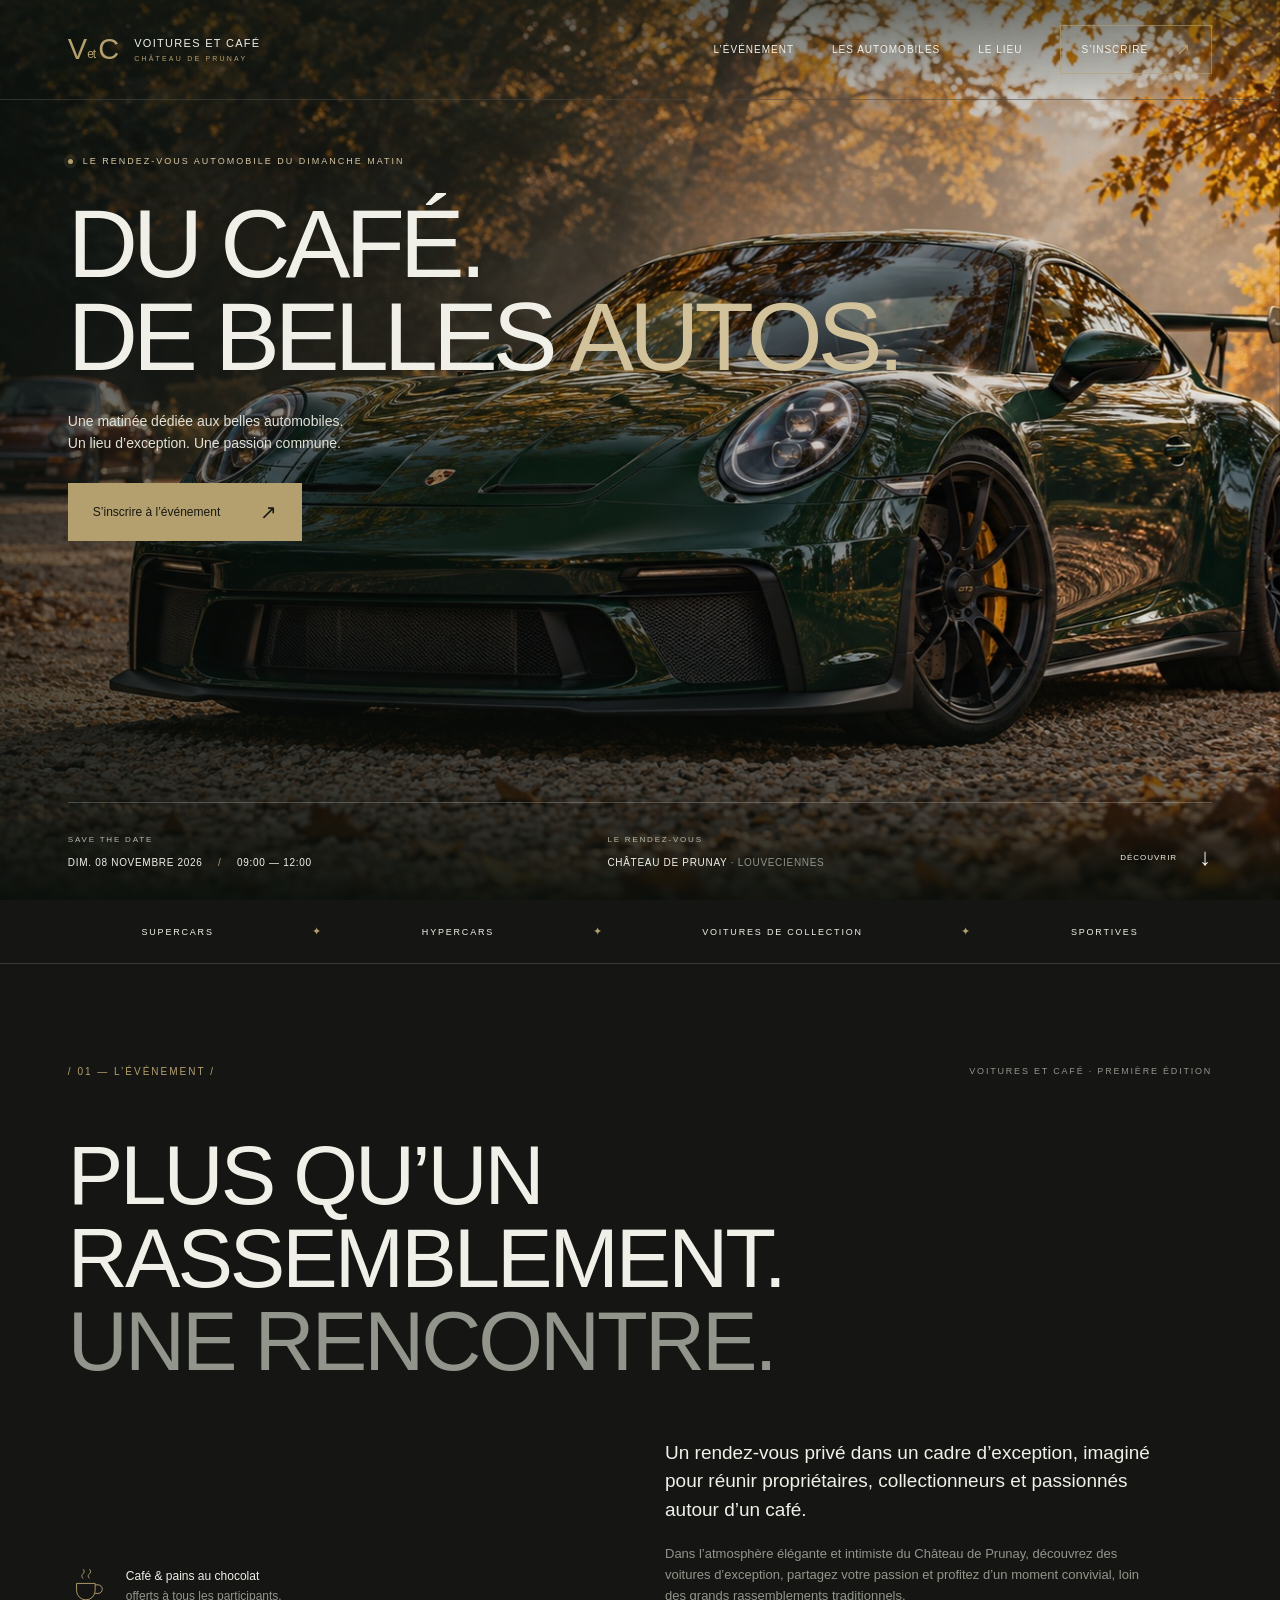
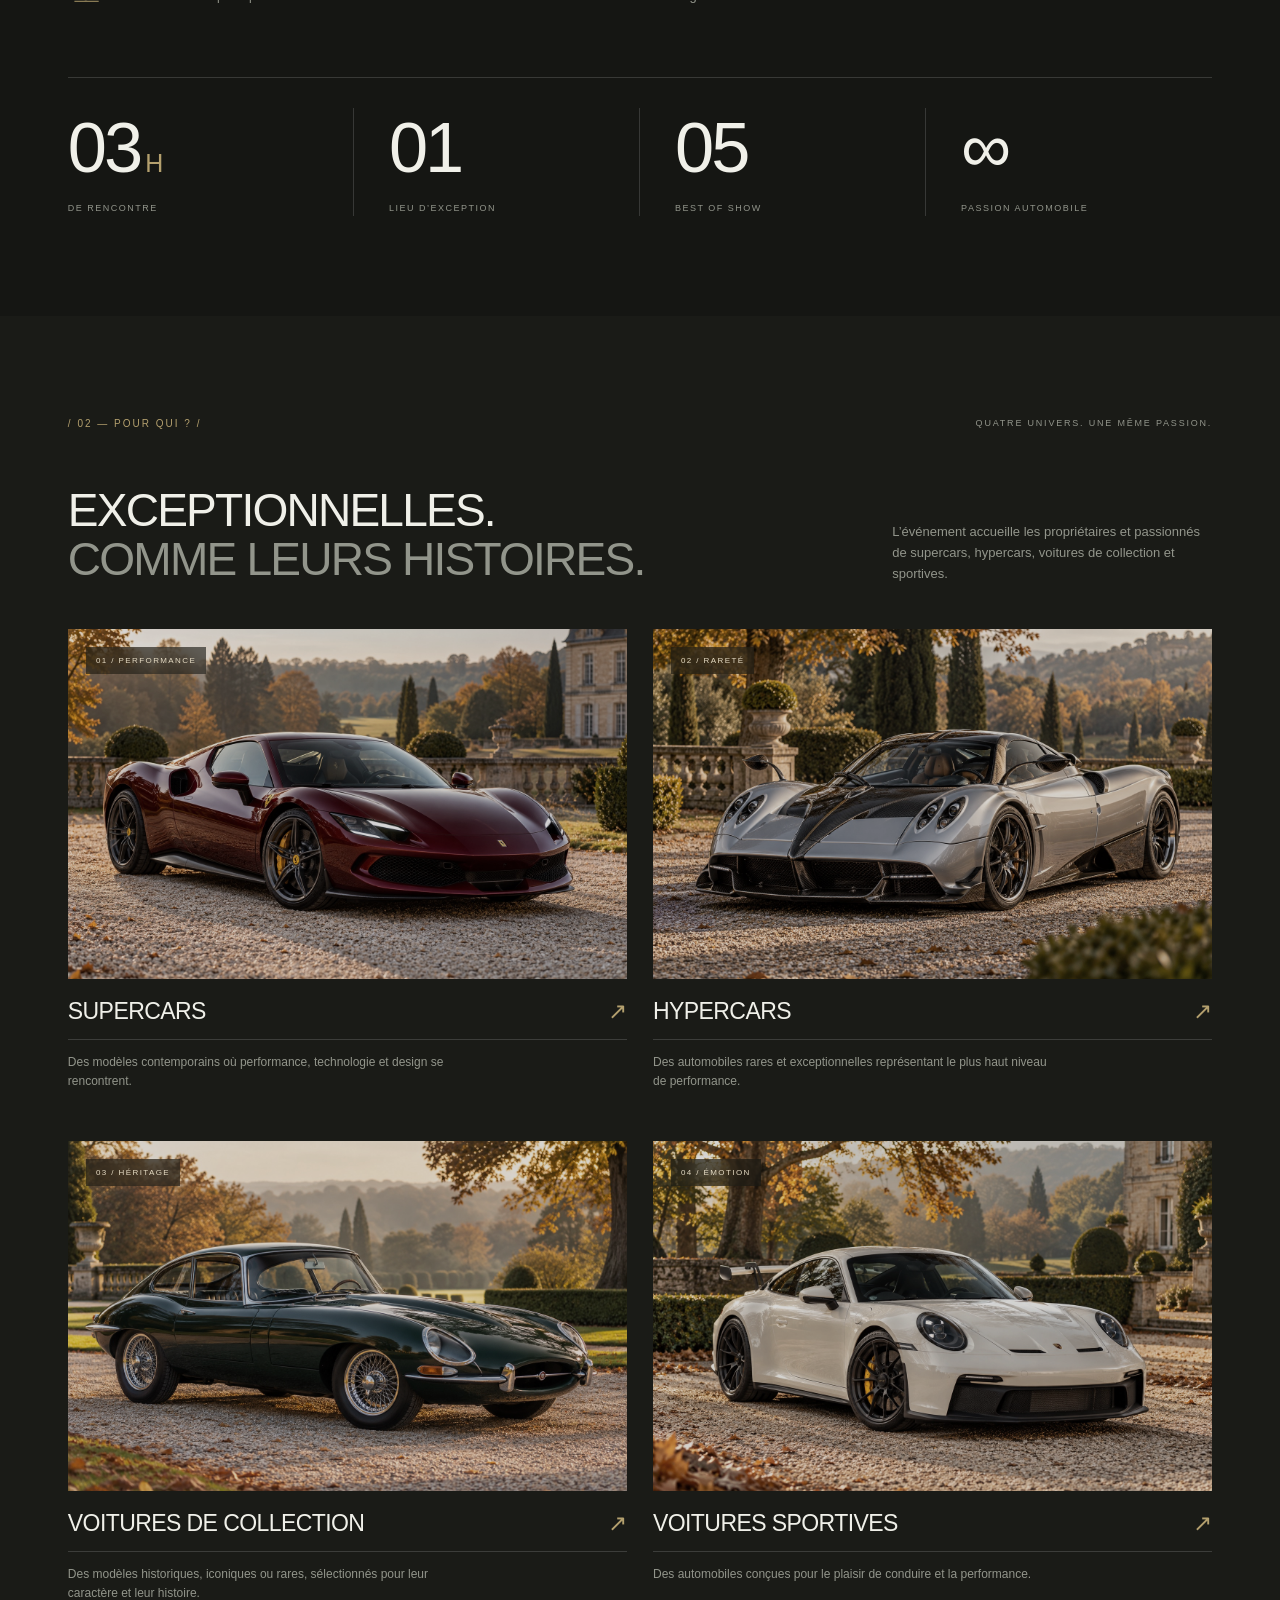
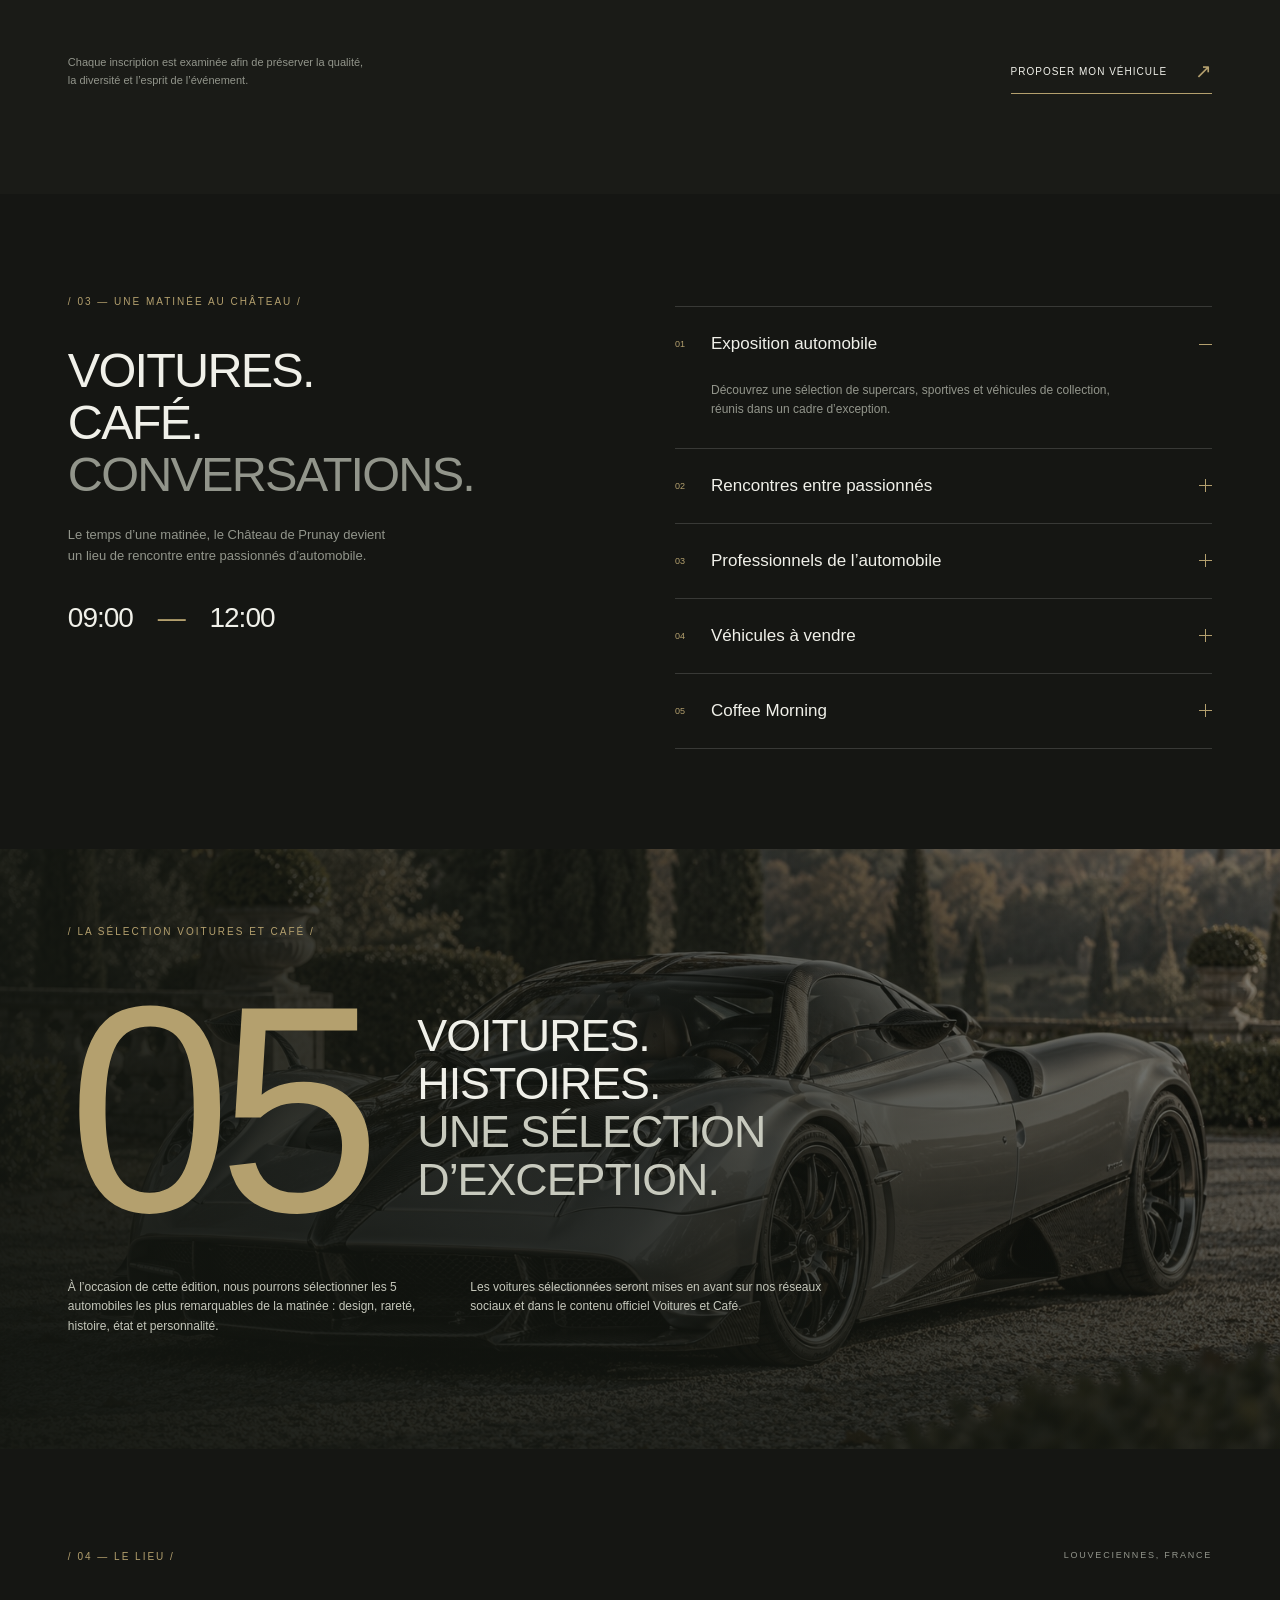
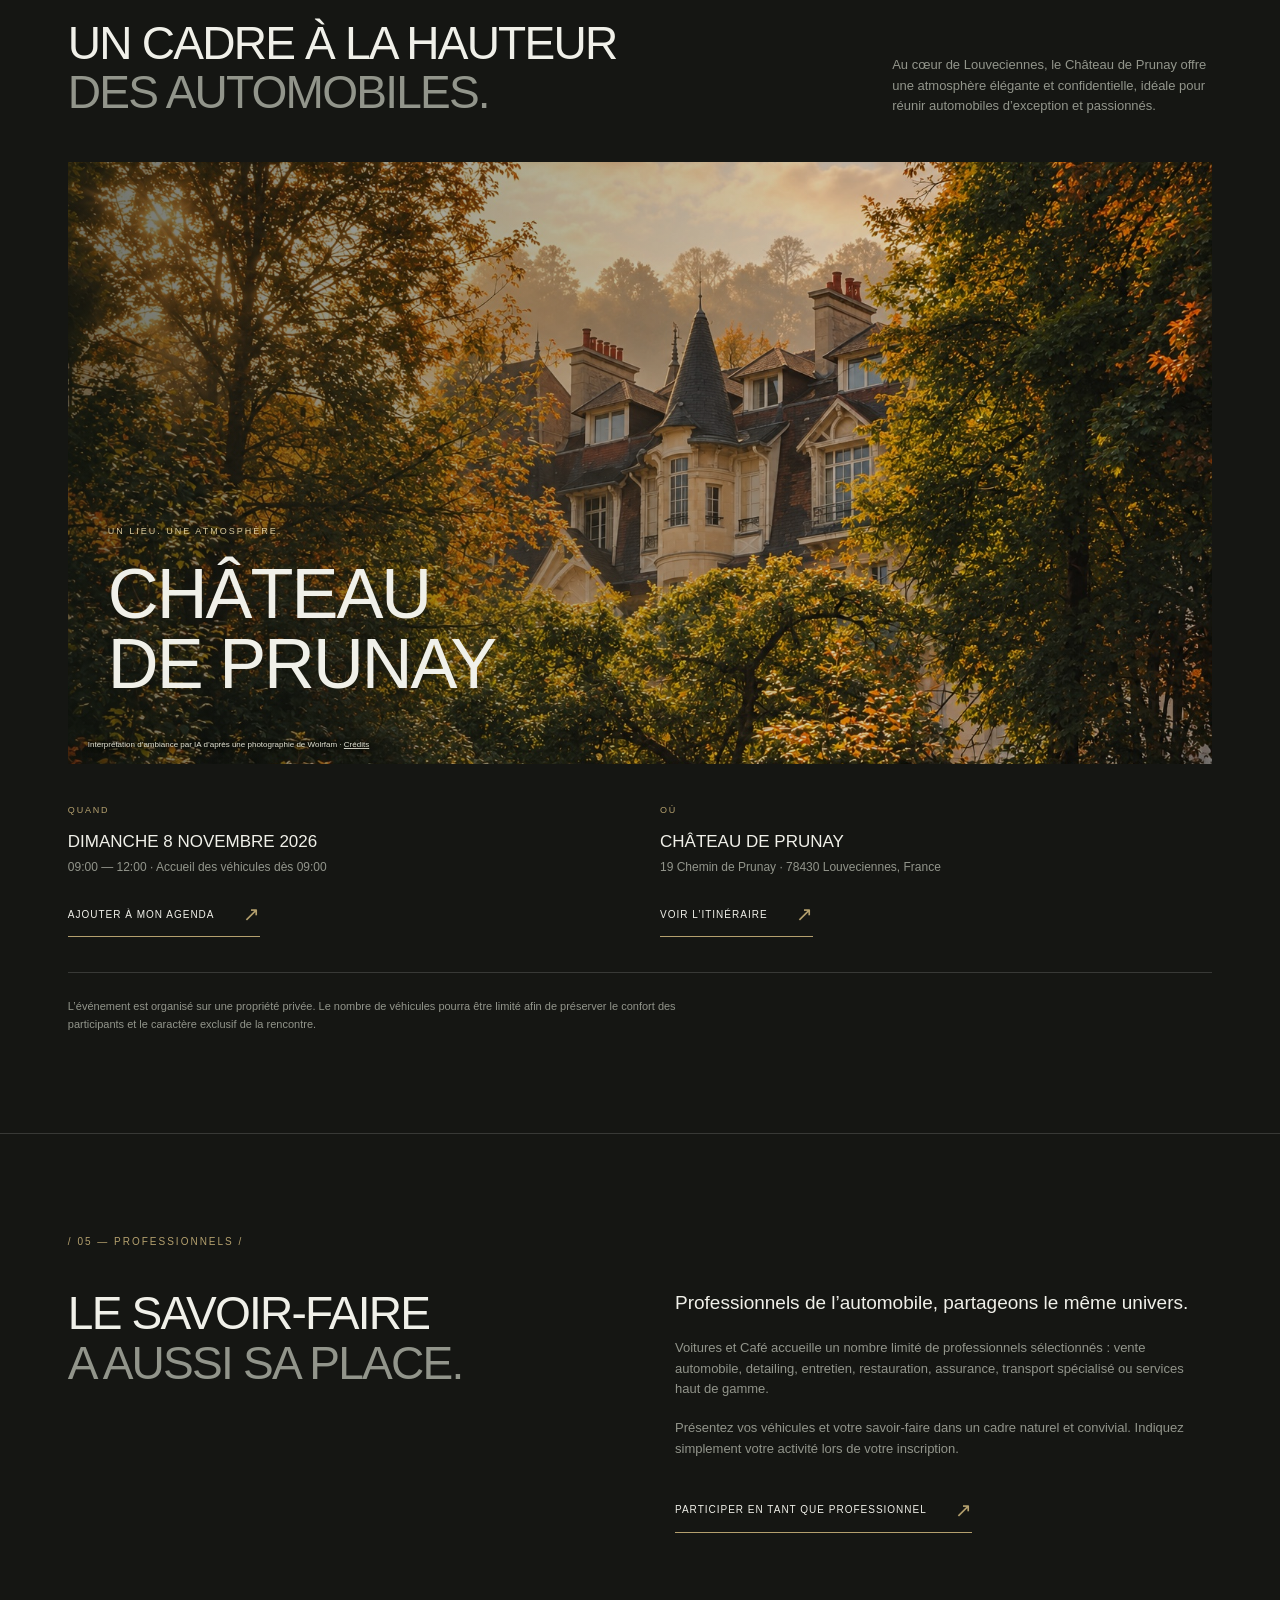
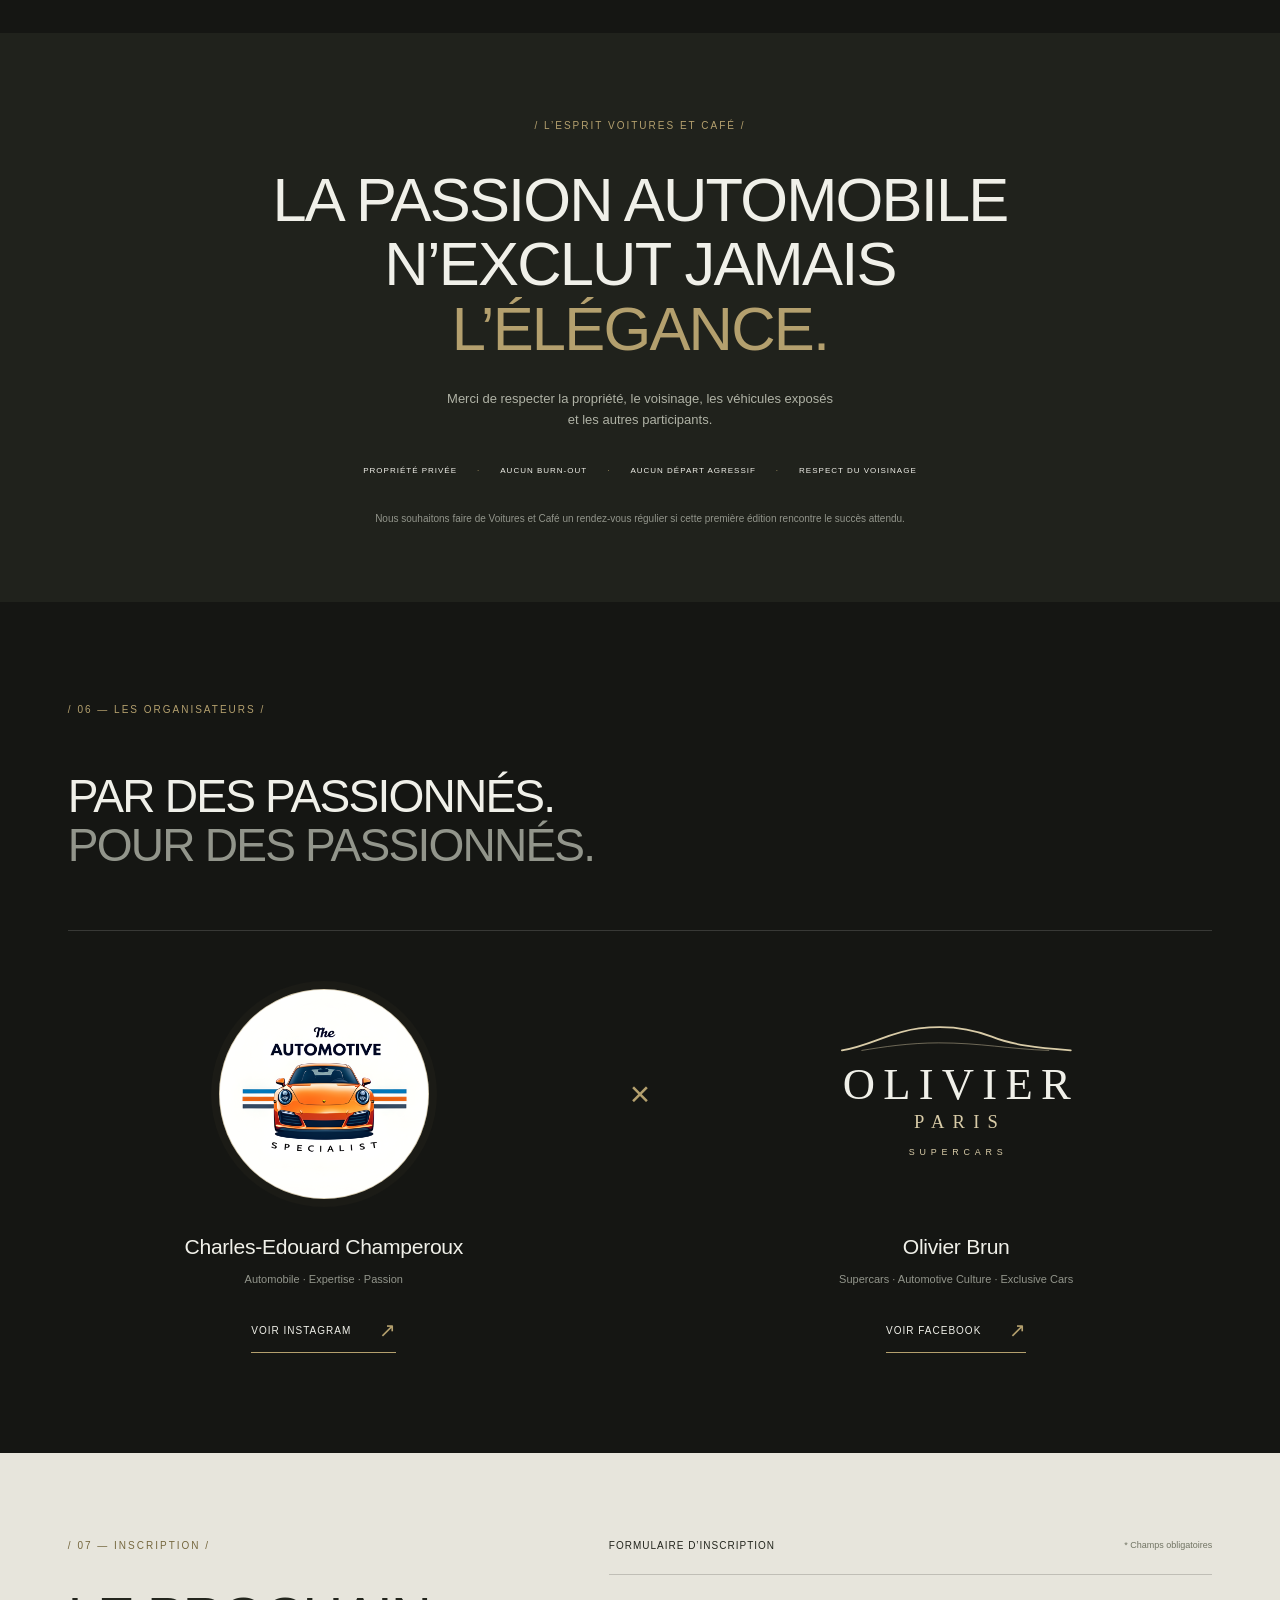
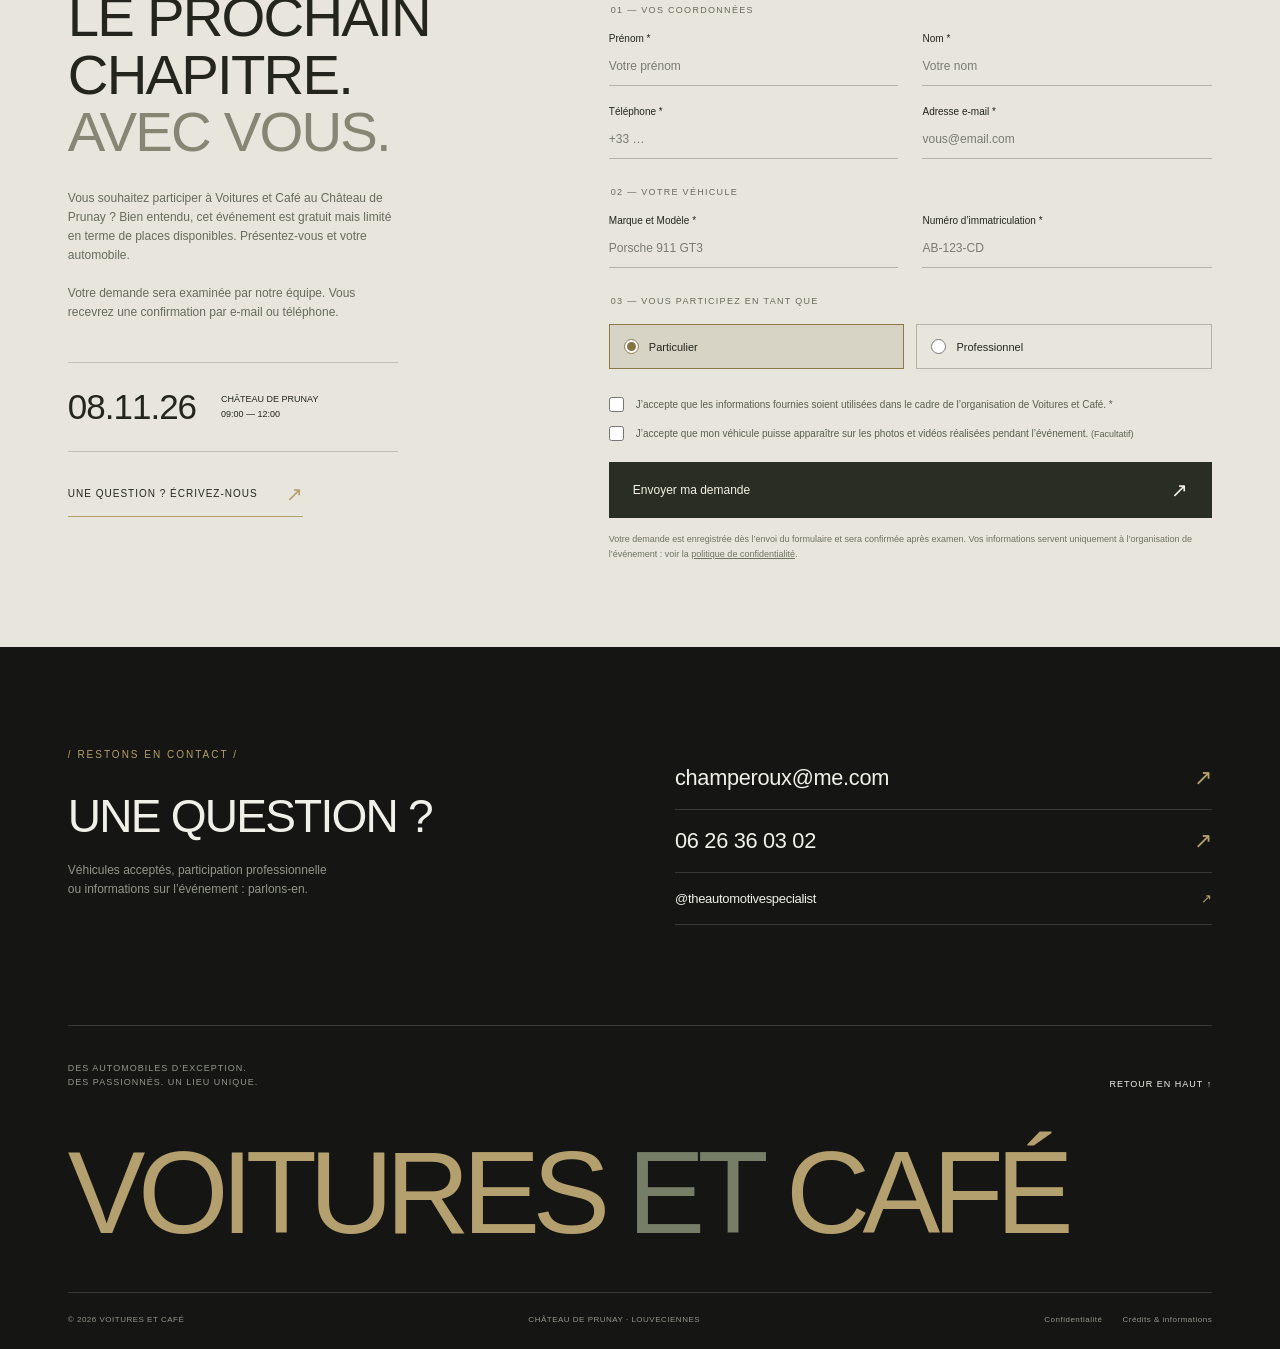
<file: index.html>
<!doctype html>
<html lang="fr">
<head>
  <meta charset="utf-8"><meta name="viewport" content="width=device-width,initial-scale=1">
  <meta name="theme-color" content="#151613">
  <title>Voitures et Café — Château de Prunay · 8 novembre 2026</title>
  <meta name="description" content="Une matinée dédiée aux belles automobiles. Rendez-vous privé au Château de Prunay, Louveciennes, dimanche 8 novembre 2026, de 9h à 12h.">
  <meta property="og:title" content="Voitures et Café — Château de Prunay"><meta property="og:description" content="Des automobiles d’exception. Des passionnés. Un lieu unique. 8 novembre 2026 · 09:00—12:00.">
  <meta property="og:type" content="website"><meta property="og:image" content="hero.jpg">
  <link rel="icon" href="favicon.svg?v=3" type="image/svg+xml"><link rel="stylesheet" href="style.css?v=3">
  <link rel="preload" as="image" href="hero.jpg"><script src="app.js?v=3" defer></script>
</head>
<body>
<a class="skip" href="#main">Aller au contenu</a>
<header id="header">
  <a class="brand" href="#accueil" aria-label="Voitures et Café — accueil"><span class="brand-mark">V<span>et</span>C</span><span class="brand-text">VOITURES ET CAFÉ<small>CHÂTEAU DE PRUNAY</small></span></a>
  <nav id="navigation" aria-label="Navigation principale"><a href="#evenement">L’événement</a><a href="#automobiles">Les automobiles</a><a href="#lieu">Le lieu</a><a href="#inscription" class="nav-cta">S’inscrire <span>↗︎</span></a></nav>
  <button class="menu-toggle" aria-expanded="false" aria-controls="navigation" aria-label="Ouvrir le menu"><span></span><span></span></button>
</header>
<main id="main">
  <section class="hero" id="accueil" aria-labelledby="hero-title">
    <img class="hero-image" src="hero.jpg" width="1672" height="941" alt="Porsche vert profond dans la lumière d’un matin d’automne — visuel d’ambiance" fetchpriority="high">
    <div class="hero-shade"></div>
    <div class="hero-content"><p class="eyebrow"><span class="live-dot"></span> LE RENDEZ-VOUS AUTOMOBILE DU DIMANCHE MATIN</p><h1 id="hero-title">DU CAFÉ.<br>DE BELLES <em>AUTOS.</em></h1><p class="hero-sub">Une matinée dédiée aux belles automobiles.<br>Un lieu d’exception. Une passion commune.</p><a class="button gold" href="#inscription">S’inscrire à l’événement <span>↗︎</span></a></div>
    <div class="hero-bottom"><div><span class="micro">SAVE THE DATE</span><p>DIM. 08 NOVEMBRE 2026 <span class="sep">/</span> 09:00 — 12:00</p></div><div><span class="micro">LE RENDEZ-VOUS</span><p>CHÂTEAU DE PRUNAY <span class="muted">· LOUVECIENNES</span></p></div><a class="scroll-link" href="#evenement" aria-label="Découvrir l’événement">DÉCOUVRIR <span>↓︎</span></a></div>
  </section>
  <div class="category-strip" aria-label="Véhicules accueillis"><span>SUPERCARS</span><i>✦</i><span>HYPERCARS</span><i>✦</i><span>VOITURES DE COLLECTION</span><i>✦</i><span>SPORTIVES</span></div>
  <section class="section concept" id="evenement">
    <div class="section-top"><p class="eyebrow">/ 01 — L’ÉVÉNEMENT /</p><span class="micro">VOITURES ET CAFÉ · PREMIÈRE ÉDITION</span></div>
    <h2 class="large-heading reveal">PLUS QU’UN<br>RASSEMBLEMENT.<br><span class="muted">UNE RENCONTRE.</span></h2>
    <div class="concept-bottom"><div class="coffee-note"><svg viewBox="0 0 56 56" fill="none" aria-hidden="true"><path d="M12 23h26v10a13 13 0 0 1-26 0V23Zm26 2h4a6 6 0 1 1 0 12h-4M9 48h34M21 16c-6-7 6-6 0-13M30 16c-6-7 6-6 0-13" stroke="currentColor" stroke-width="1.3"/></svg><p>Café & pains au chocolat<br><span class="muted">offerts à tous les participants.</span></p></div><div class="concept-copy"><p class="lead">Un rendez-vous privé dans un cadre d’exception, imaginé pour réunir propriétaires, collectionneurs et passionnés autour d’un café.</p><p>Dans l’atmosphère élégante et intimiste du Château de Prunay, découvrez des voitures d’exception, partagez votre passion et profitez d’un moment convivial, loin des grands rassemblements traditionnels.</p></div></div>
    <div class="stats"><div><strong>03<span>H</span></strong><p>DE RENCONTRE</p></div><div><strong>01</strong><p>LIEU D’EXCEPTION</p></div><div><strong>05</strong><p>BEST OF SHOW</p></div><div><strong>∞</strong><p>PASSION AUTOMOBILE</p></div></div>
  </section>
  <section class="section automobiles" id="automobiles">
    <div class="section-top"><p class="eyebrow">/ 02 — POUR QUI ? /</p><span class="micro">QUATRE UNIVERS. UNE MÊME PASSION.</span></div>
    <div class="section-heading"><h2>EXCEPTIONNELLES.<br><span class="muted">COMME LEURS HISTOIRES.</span></h2><p>L’événement accueille les propriétaires et passionnés de supercars, hypercars, voitures de collection et sportives.</p></div>
    <div class="car-grid">
      <article class="car-card reveal"><div class="car-image"><img src="supercars.jpg" alt="Ferrari bordeaux — illustration de la catégorie supercars" loading="lazy" width="1536" height="1024"><span class="image-index">01 / PERFORMANCE</span></div><div class="car-title"><h3>SUPERCARS</h3><span>↗︎</span></div><p>Des modèles contemporains où performance, technologie et design se rencontrent.</p></article>
      <article class="car-card reveal"><div class="car-image"><img src="hypercars.jpg" alt="Pagani argent et carbone — illustration de la catégorie hypercars" loading="lazy" width="1536" height="1024"><span class="image-index">02 / RARETÉ</span></div><div class="car-title"><h3>HYPERCARS</h3><span>↗︎</span></div><p>Des automobiles rares et exceptionnelles représentant le plus haut niveau de performance.</p></article>
      <article class="car-card reveal"><div class="car-image"><img src="collection.jpg" alt="Jaguar Type E verte — illustration de la catégorie collection" loading="lazy" width="1536" height="1024"><span class="image-index">03 / HÉRITAGE</span></div><div class="car-title"><h3>VOITURES DE COLLECTION</h3><span>↗︎</span></div><p>Des modèles historiques, iconiques ou rares, sélectionnés pour leur caractère et leur histoire.</p></article>
      <article class="car-card reveal"><div class="car-image"><img src="sportives.jpg" alt="Porsche 911 blanche — illustration de la catégorie sportives" loading="lazy" width="1536" height="1024"><span class="image-index">04 / ÉMOTION</span></div><div class="car-title"><h3>VOITURES SPORTIVES</h3><span>↗︎</span></div><p>Des automobiles conçues pour le plaisir de conduire et la performance.</p></article>
    </div><div class="section-foot"><p>Chaque inscription est examinée afin de préserver la qualité,<br>la diversité et l’esprit de l’événement.</p><a class="text-link" href="#inscription">PROPOSER MON VÉHICULE <span>↗︎</span></a></div>
  </section>
  <section class="section programme" id="programme">
    <div class="programme-intro"><p class="eyebrow">/ 03 — UNE MATINÉE AU CHÂTEAU /</p><h2>VOITURES.<br>CAFÉ.<br><span class="muted">CONVERSATIONS.</span></h2><p>Le temps d’une matinée, le Château de Prunay devient un lieu de rencontre entre passionnés d’automobile.</p><span class="programme-time">09:00 <span>—</span> 12:00</span></div>
    <div class="programme-list">
      <details open><summary><span class="row-number">01</span><h3>Exposition automobile</h3><span class="plus" aria-hidden="true"></span></summary><p>Découvrez une sélection de supercars, sportives et véhicules de collection, réunis dans un cadre d’exception.</p></details>
      <details><summary><span class="row-number">02</span><h3>Rencontres entre passionnés</h3><span class="plus" aria-hidden="true"></span></summary><p>Échangez avec d’autres propriétaires dans une atmosphère privée et détendue. Derrière chaque automobile, une histoire à partager.</p></details>
      <details><summary><span class="row-number">03</span><h3>Professionnels de l’automobile</h3><span class="plus" aria-hidden="true"></span></summary><p>Certains spécialistes présenteront leurs véhicules, leurs services et leur savoir-faire.</p></details>
      <details><summary><span class="row-number">04</span><h3>Véhicules à vendre</h3><span class="plus" aria-hidden="true"></span></summary><p>Une sélection de voitures pourra également être proposée à la vente pendant l’événement.</p></details>
      <details><summary><span class="row-number">05</span><h3>Coffee Morning</h3><span class="plus" aria-hidden="true"></span></summary><p>Café et pains au chocolat seront offerts tout au long de la matinée. Prenez le temps de profiter de l’instant.</p></details>
    </div>
  </section>
  <section class="selection" id="selection"><img src="hypercars.jpg" alt="Détails d’une automobile d’exception" loading="lazy" width="1536" height="1024"><div class="selection-shade"></div><div class="selection-content"><p class="eyebrow">/ LA SÉLECTION VOITURES ET CAFÉ /</p><div class="selection-main"><span class="giant-five">05</span><div><h2>VOITURES.<br>HISTOIRES.<br><span>UNE SÉLECTION<br>D’EXCEPTION.</span></h2></div></div><div class="selection-bottom"><p>À l’occasion de cette édition, nous pourrons sélectionner les 5 automobiles les plus remarquables de la matinée : design, rareté, histoire, état et personnalité.</p><p>Les voitures sélectionnées seront mises en avant sur nos réseaux sociaux et dans le contenu officiel Voitures et Café.</p></div></div></section>
  <section class="section venue" id="lieu"><div class="section-top"><p class="eyebrow">/ 04 — LE LIEU /</p><span class="micro">LOUVECIENNES, FRANCE</span></div><div class="section-heading"><h2>UN CADRE À LA HAUTEUR<br><span class="muted">DES AUTOMOBILES.</span></h2><p>Au cœur de Louveciennes, le Château de Prunay offre une atmosphère élégante et confidentielle, idéale pour réunir automobiles d’exception et passionnés.</p></div><figure class="venue-image reveal"><img src="chateau.jpg" alt="Interprétation automnale du Château de Prunay, d’après une photographie de Wolrfam" loading="lazy" width="1536" height="1024"><div class="venue-overlay"><p class="eyebrow">UN LIEU. UNE ATMOSPHÈRE.</p><h3>CHÂTEAU<br>DE PRUNAY</h3></div><figcaption>Interprétation d’ambiance par IA d’après une photographie de Wolrfam · <a href="credits.html">Crédits</a></figcaption></figure><div class="venue-info"><div><span class="micro">QUAND</span><h3>DIMANCHE 8 NOVEMBRE 2026</h3><p>09:00 — 12:00 · Accueil des véhicules dès 09:00</p><a class="text-link" href="event.ics" download>AJOUTER À MON AGENDA <span>↗︎</span></a></div><div><span class="micro">OÙ</span><h3>CHÂTEAU DE PRUNAY</h3><p>19 Chemin de Prunay · 78430 Louveciennes, France</p><a class="text-link" href="https://www.google.com/maps/dir/?api=1&destination=Ch%C3%A2teau+de+Prunay+19+Chemin+de+Prunay+78430+Louveciennes" target="_blank" rel="noopener noreferrer">VOIR L’ITINÉRAIRE <span>↗︎</span></a></div></div><p class="venue-note">L’événement est organisé sur une propriété privée. Le nombre de véhicules pourra être limité afin de préserver le confort des participants et le caractère exclusif de la rencontre.</p></section>
  <section class="section professionals"><p class="eyebrow">/ 05 — PROFESSIONNELS /</p><div class="professional-layout"><h2>LE SAVOIR-FAIRE<br><span class="muted">A AUSSI SA PLACE.</span></h2><div><p class="lead">Professionnels de l’automobile, partageons le même univers.</p><p>Voitures et Café accueille un nombre limité de professionnels sélectionnés : vente automobile, detailing, entretien, restauration, assurance, transport spécialisé ou services haut de gamme.</p><p>Présentez vos véhicules et votre savoir-faire dans un cadre naturel et convivial. Indiquez simplement votre activité lors de votre inscription.</p><a class="text-link" href="#inscription" id="professional-cta">PARTICIPER EN TANT QUE PROFESSIONNEL <span>↗︎</span></a></div></div></section>
  <section class="section spirit"><p class="eyebrow">/ L’ESPRIT VOITURES ET CAFÉ /</p><h2 class="reveal">LA PASSION AUTOMOBILE<br>N’EXCLUT JAMAIS<br><span>L’ÉLÉGANCE.</span></h2><p>Merci de respecter la propriété, le voisinage, les véhicules exposés<br>et les autres participants.</p><div class="rules"><span>PROPRIÉTÉ PRIVÉE</span><span>AUCUN BURN-OUT</span><span>AUCUN DÉPART AGRESSIF</span><span>RESPECT DU VOISINAGE</span></div><p class="spirit-note">Nous souhaitons faire de Voitures et Café un rendez-vous régulier si cette première édition rencontre le succès attendu.</p></section>
  <section class="section organisers" id="organisateurs"><div class="section-top"><p class="eyebrow">/ 06 — LES ORGANISATEURS /</p></div><h2>PAR DES PASSIONNÉS.<br><span class="muted">POUR DES PASSIONNÉS.</span></h2><div class="organiser-grid"><article><div class="organiser-logo-stage"><div class="organiser-logo-circle"><img src="automotive-specialist-logo.png" width="800" height="800" alt="The Automotive Specialist" loading="lazy"></div></div><h3 class="organiser-name">Charles-Edouard Champeroux</h3><p>Automobile · Expertise · Passion</p><a class="text-link" href="https://www.instagram.com/theautomotivespecialist/" target="_blank" rel="noopener noreferrer">VOIR INSTAGRAM <span>↗︎</span></a></article><span class="organiser-cross" aria-hidden="true">×</span><article><div class="organiser-logo-stage"><img class="olivier-logo-image" src="olivier-paris-supercars-logo.svg" width="480" height="260" alt="Olivier Paris Supercars" loading="lazy"></div><h3 class="organiser-name">Olivier Brun</h3><p>Supercars · Automotive Culture · Exclusive Cars</p><a class="text-link" href="https://www.facebook.com/share/1Fq7SNSEca/?mibextid=wwXIfr" target="_blank" rel="noopener noreferrer">VOIR FACEBOOK <span>↗︎</span></a></article></div></section>
  <section class="section registration" id="inscription"><div class="registration-intro"><p class="eyebrow">/ 07 — INSCRIPTION /</p><h2>LE PROCHAIN<br>CHAPITRE.<br><span>AVEC VOUS.</span></h2><p>Vous souhaitez participer à Voitures et Café au Château de Prunay ? Bien entendu, cet événement est gratuit mais limité en terme de places disponibles. Présentez-vous et votre automobile.</p><p>Votre demande sera examinée par notre équipe. Vous recevrez une confirmation par e-mail ou téléphone.</p><div class="registration-date"><span>08.11.26</span><p>CHÂTEAU DE PRUNAY<br>09:00 — 12:00</p></div><a class="text-link" href="mailto:champeroux@me.com">UNE QUESTION ? ÉCRIVEZ-NOUS <span>↗︎</span></a></div>
    <form id="registration-form"><p class="form-note">FORMULAIRE D’INSCRIPTION <span>* Champs obligatoires</span></p><fieldset><legend>01 — VOS COORDONNÉES</legend><div class="form-grid"><label>Prénom *<input name="prenom" autocomplete="given-name" placeholder="Votre prénom" required maxlength="80"></label><label>Nom *<input name="nom" autocomplete="family-name" placeholder="Votre nom" required maxlength="80"></label><label>Téléphone *<input name="telephone" type="tel" autocomplete="tel" placeholder="+33 …" required maxlength="40" pattern="[+0-9() .\-]{6,40}"></label><label>Adresse e-mail *<input name="email" type="email" autocomplete="email" placeholder="vous@email.com" required maxlength="120"></label></div></fieldset>
    <fieldset><legend>02 — VOTRE VÉHICULE</legend><div class="form-grid"><label>Marque et Modèle *<input name="vehicule" placeholder="Porsche 911 GT3" required maxlength="160"></label><label>Numéro d’immatriculation *<input name="immatriculation" placeholder="AB-123-CD" required maxlength="30" autocapitalize="characters" spellcheck="false"></label></div></fieldset>
    <fieldset><legend>03 — VOUS PARTICIPEZ EN TANT QUE</legend><div class="radio-group"><label><input type="radio" name="profil" value="Particulier" checked><span>Particulier</span></label><label><input type="radio" name="profil" value="Professionnel"><span>Professionnel</span></label></div><div class="form-grid company-fields" hidden><label>Nom de l’entreprise *<input name="entreprise" placeholder="Votre entreprise" maxlength="120" disabled></label><label>Site internet / Instagram<input name="site" placeholder="https://… ou @votrecompte" maxlength="200" disabled></label></div></fieldset>
    <div class="consents"><label><input type="checkbox" name="consent" required><span>J’accepte que les informations fournies soient utilisées dans le cadre de l’organisation de Voitures et Café. *</span></label><label><input type="checkbox" name="imageConsent"><span>J’accepte que mon véhicule puisse apparaître sur les photos et vidéos réalisées pendant l’événement. <small>(Facultatif)</small></span></label></div><button class="button gold submit" type="submit">Envoyer ma demande <span>↗︎</span></button><p class="submission-note" id="form-error" role="alert"></p><p class="submission-note">Votre demande est enregistrée dès l’envoi du formulaire et sera confirmée après examen. Vos informations servent uniquement à l’organisation de l’événement : voir la <a href="confidentialite.html">politique de confidentialité</a>.</p><noscript><p>Pour vous inscrire, envoyez vos coordonnées et les détails de votre véhicule à <a href="mailto:champeroux@me.com">champeroux@me.com</a>.</p></noscript></form>
  </section>
  <section class="section contact"><div><p class="eyebrow">/ RESTONS EN CONTACT /</p><h2>UNE QUESTION ?</h2><p>Véhicules acceptés, participation professionnelle<br>ou informations sur l’événement : parlons-en.</p></div><div class="contact-links"><a href="mailto:champeroux@me.com">champeroux@me.com <span>↗︎</span></a><a href="tel:+33626360302">06 26 36 03 02 <span>↗︎</span></a><a href="https://www.instagram.com/theautomotivespecialist/" target="_blank" rel="noopener noreferrer">@theautomotivespecialist <span>↗︎</span></a></div></section>
</main>
<footer><div class="footer-top"><p>DES AUTOMOBILES D’EXCEPTION.<br>DES PASSIONNÉS. UN LIEU UNIQUE.</p><a href="#accueil">RETOUR EN HAUT ↑︎</a></div><div class="footer-wordmark">VOITURES <span>ET</span> CAFÉ</div><div class="footer-bottom"><span>© 2026 VOITURES ET CAFÉ</span><span>CHÂTEAU DE PRUNAY · LOUVECIENNES</span><div><a href="confidentialite.html">Confidentialité</a><a href="credits.html">Crédits & informations</a></div></div></footer>
<dialog id="request-dialog" aria-labelledby="dialog-title"><button type="button" class="dialog-close" aria-label="Fermer">×</button><p class="eyebrow">MERCI</p><h2 id="dialog-title">DEMANDE<br>REÇUE.</h2><p>Votre demande a bien été enregistrée. Une question ? Écrivez-nous à <strong>champeroux@me.com</strong>.</p><p class="dialog-foot">La participation sera confirmée après examen de votre demande.</p></dialog>
</body>
</html>
</file>
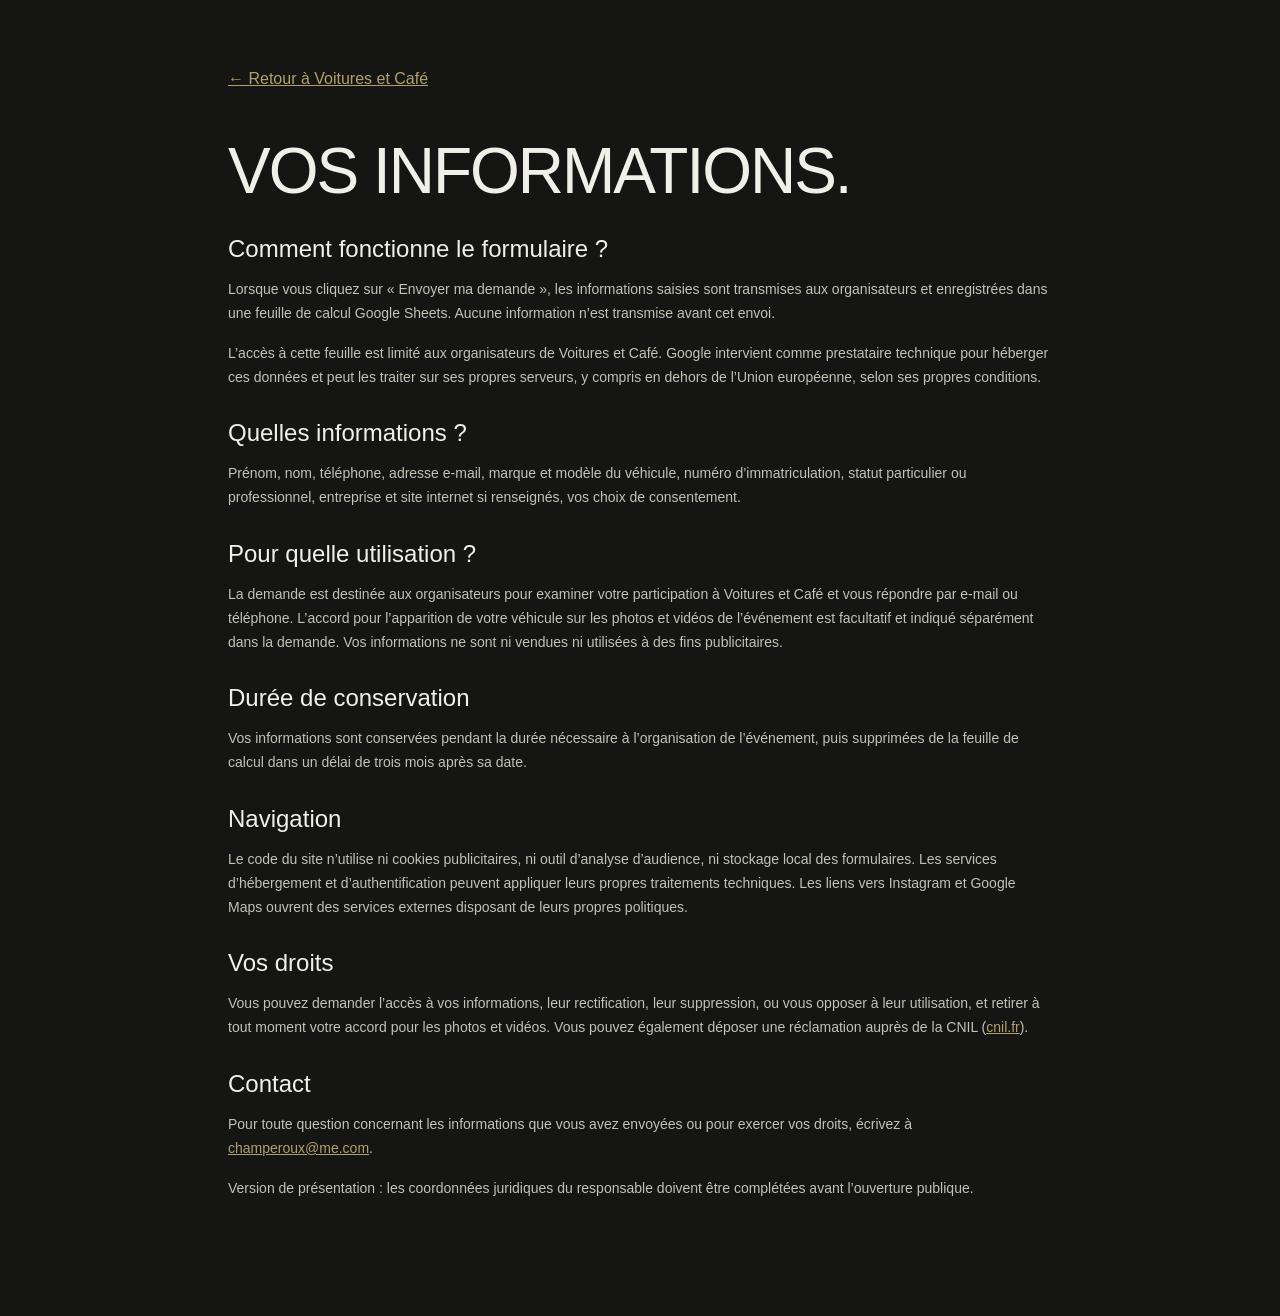
<file: confidentialite.html>
<!doctype html><html lang="fr"><head><meta charset="utf-8"><meta name="viewport" content="width=device-width,initial-scale=1"><title>Confidentialité — Voitures et Café</title><link rel="stylesheet" href="style.css?v=3"><link rel="icon" href="favicon.svg?v=3"></head><body><main class="legal-page"><a href="index.html">←︎ Retour à Voitures et Café</a><h1>VOS INFORMATIONS.</h1><h2>Comment fonctionne le formulaire ?</h2><p>Lorsque vous cliquez sur « Envoyer ma demande », les informations saisies sont transmises aux organisateurs et enregistrées dans une feuille de calcul Google Sheets. Aucune information n’est transmise avant cet envoi.</p><p>L’accès à cette feuille est limité aux organisateurs de Voitures et Café. Google intervient comme prestataire technique pour héberger ces données et peut les traiter sur ses propres serveurs, y compris en dehors de l’Union européenne, selon ses propres conditions.</p><h2>Quelles informations ?</h2><p>Prénom, nom, téléphone, adresse e-mail, marque et modèle du véhicule, numéro d’immatriculation, statut particulier ou professionnel, entreprise et site internet si renseignés, vos choix de consentement.</p><h2>Pour quelle utilisation ?</h2><p>La demande est destinée aux organisateurs pour examiner votre participation à Voitures et Café et vous répondre par e-mail ou téléphone. L’accord pour l’apparition de votre véhicule sur les photos et vidéos de l’événement est facultatif et indiqué séparément dans la demande. Vos informations ne sont ni vendues ni utilisées à des fins publicitaires.</p><h2>Durée de conservation</h2><p>Vos informations sont conservées pendant la durée nécessaire à l’organisation de l’événement, puis supprimées de la feuille de calcul dans un délai de trois mois après sa date.</p><h2>Navigation</h2><p>Le code du site n’utilise ni cookies publicitaires, ni outil d’analyse d’audience, ni stockage local des formulaires. Les services d’hébergement et d’authentification peuvent appliquer leurs propres traitements techniques. Les liens vers Instagram et Google Maps ouvrent des services externes disposant de leurs propres politiques.</p><h2>Vos droits</h2><p>Vous pouvez demander l’accès à vos informations, leur rectification, leur suppression, ou vous opposer à leur utilisation, et retirer à tout moment votre accord pour les photos et vidéos. Vous pouvez également déposer une réclamation auprès de la CNIL (<a href="https://www.cnil.fr" target="_blank" rel="noopener noreferrer">cnil.fr</a>).</p><h2>Contact</h2><p>Pour toute question concernant les informations que vous avez envoyées ou pour exercer vos droits, écrivez à <a href="mailto:champeroux@me.com">champeroux@me.com</a>.</p><p>Version de présentation : les coordonnées juridiques du responsable doivent être complétées avant l’ouverture publique.</p></main></body></html>
</file>
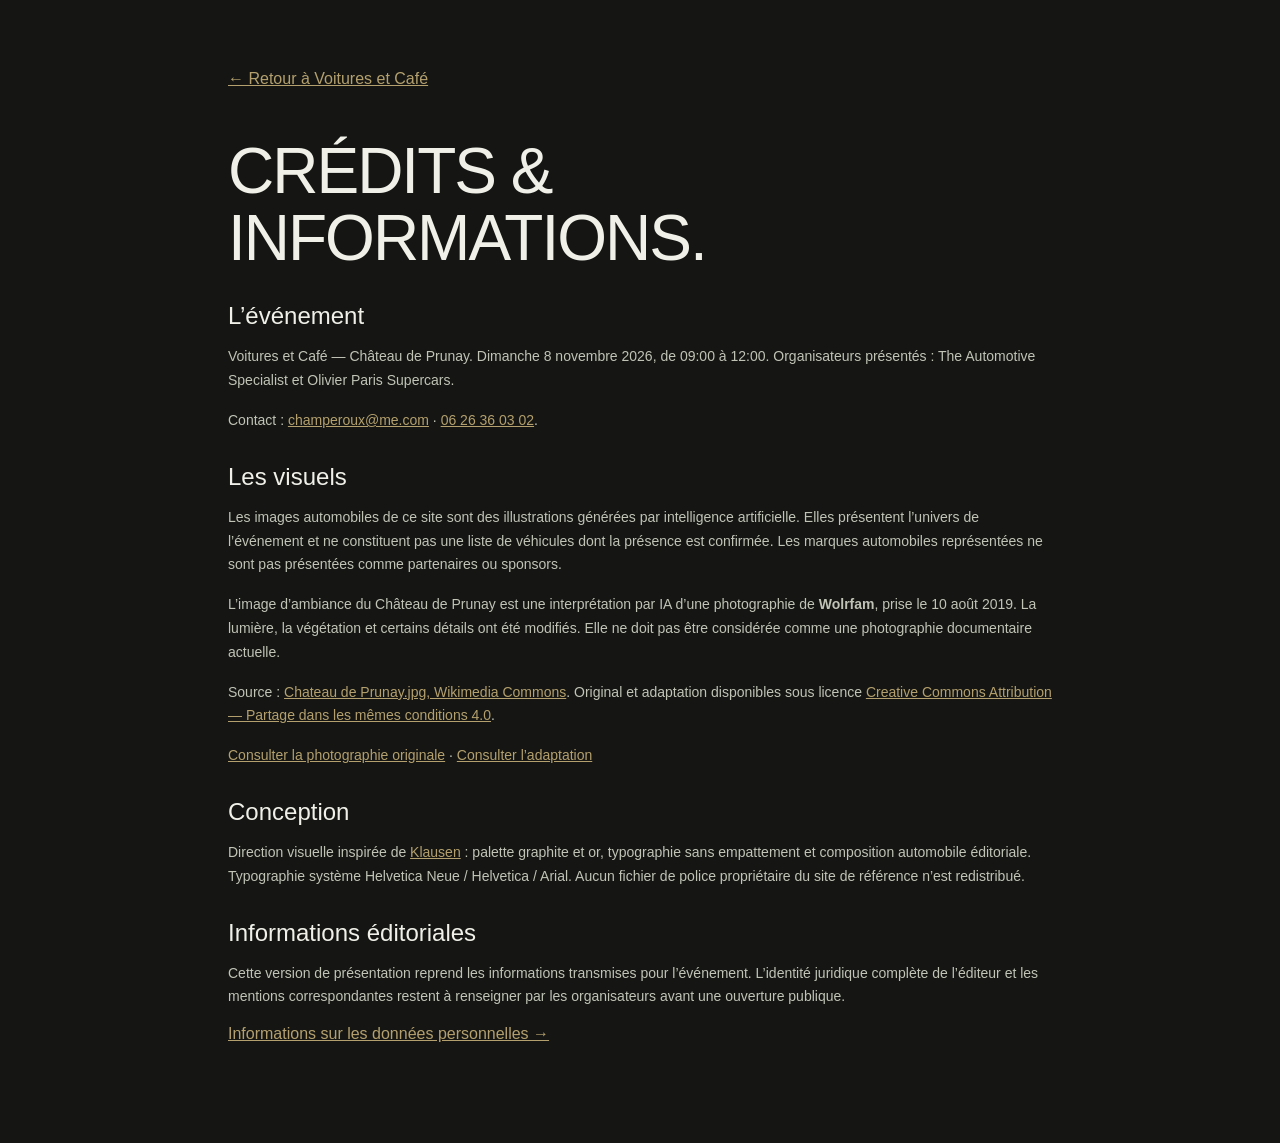
<file: credits.html>
<!doctype html><html lang="fr"><head><meta charset="utf-8"><meta name="viewport" content="width=device-width,initial-scale=1"><title>Crédits & informations — Voitures et Café</title><link rel="stylesheet" href="style.css?v=3"><link rel="icon" href="favicon.svg?v=3"></head><body><main class="legal-page"><a href="index.html">← Retour à Voitures et Café</a><h1>CRÉDITS &<br>INFORMATIONS.</h1><h2>L’événement</h2><p>Voitures et Café — Château de Prunay. Dimanche 8 novembre 2026, de 09:00 à 12:00. Organisateurs présentés : The Automotive Specialist et Olivier Paris Supercars.</p><p>Contact : <a href="mailto:champeroux@me.com">champeroux@me.com</a> · <a href="tel:+33626360302">06 26 36 03 02</a>.</p><h2>Les visuels</h2><p>Les images automobiles de ce site sont des illustrations générées par intelligence artificielle. Elles présentent l’univers de l’événement et ne constituent pas une liste de véhicules dont la présence est confirmée. Les marques automobiles représentées ne sont pas présentées comme partenaires ou sponsors.</p><p>L’image d’ambiance du Château de Prunay est une interprétation par IA d’une photographie de <strong>Wolrfam</strong>, prise le 10 août 2019. La lumière, la végétation et certains détails ont été modifiés. Elle ne doit pas être considérée comme une photographie documentaire actuelle.</p><p>Source : <a href="https://commons.wikimedia.org/wiki/File:Chateau_de_Prunay.jpg" target="_blank" rel="noopener noreferrer">Chateau de Prunay.jpg, Wikimedia Commons</a>. Original et adaptation disponibles sous licence <a href="https://creativecommons.org/licenses/by-sa/4.0/" target="_blank" rel="noopener noreferrer">Creative Commons Attribution — Partage dans les mêmes conditions 4.0</a>.</p><p><a href="chateau-original.jpg">Consulter la photographie originale</a> · <a href="chateau.jpg">Consulter l’adaptation</a></p><h2>Conception</h2><p>Direction visuelle inspirée de <a href="https://klausen.com/" target="_blank" rel="noopener noreferrer">Klausen</a> : palette graphite et or, typographie sans empattement et composition automobile éditoriale. Typographie système Helvetica Neue / Helvetica / Arial. Aucun fichier de police propriétaire du site de référence n’est redistribué.</p><h2>Informations éditoriales</h2><p>Cette version de présentation reprend les informations transmises pour l’événement. L’identité juridique complète de l’éditeur et les mentions correspondantes restent à renseigner par les organisateurs avant une ouverture publique.</p><a href="confidentialite.html">Informations sur les données personnelles →</a></main></body></html>
</file>
<file: style.css>
@charset "UTF-8";
:root{--bg:#151613;--panel:#1c1d19;--gold:#b4a06e;--text:#f0f0e9;--muted:#92958b;--line:#ffffff26;--pad:clamp(24px,5.3vw,100px)}
*{box-sizing:border-box}html{scroll-behavior:smooth;scroll-padding-top:90px}body{margin:0;background:var(--bg);color:var(--text);font-family:"Helvetica Neue",Helvetica,Arial,sans-serif;font-weight:400;-webkit-font-smoothing:antialiased}body.menu-open{overflow:hidden}a{color:inherit;text-decoration:none}button,input,textarea{font:inherit}button,a,input,summary{ -webkit-tap-highlight-color:transparent}a,button,summary{touch-action:manipulation}button{cursor:pointer}img{display:block;max-width:100%;object-fit:cover}h1,h2,h3,p,figure{margin:0}h1,h2,h3{font-weight:400}p{line-height:1.6}button{color:inherit}::selection{background:var(--gold);color:var(--bg)}:focus-visible{outline:2px solid var(--gold);outline-offset:6px}[hidden]{display:none!important}.muted{color:var(--muted)}.eyebrow,.micro{font-size:10px;line-height:1.5;letter-spacing:1.8px;font-weight:500}.eyebrow{color:var(--gold);letter-spacing:2px}.section{padding:100px var(--pad)}.section-top{display:flex;justify-content:space-between;align-items:center;margin-bottom:55px}.section-top>.micro{color:var(--muted);font-size:9px}.section h2{font-size:clamp(30px,3.6vw,66px);line-height:1.07;letter-spacing:-1.8px}.section-heading{display:flex;align-items:flex-end;justify-content:space-between;gap:50px;margin-bottom:45px}.section-heading>p{width:320px;max-width:35%;color:var(--muted);font-size:13px}.button{min-height:54px;padding:18px 24px;display:inline-flex;align-items:center;justify-content:space-between;gap:40px;font-size:12px;border:1px solid transparent;transition:background .25s,color .25s}.button span{font-size:20px;line-height:1}.gold{background:var(--gold);color:#171812}.gold:hover{background:#cabb91}.text-link{display:inline-flex;align-items:center;justify-content:space-between;gap:28px;min-height:44px;font-size:10px;letter-spacing:1px;border:0;border-bottom:1px solid var(--gold);background:transparent;padding:10px 0;color:var(--text)}.text-link span{color:var(--gold);font-size:20px;letter-spacing:0}.text-link:hover{color:var(--gold)}.skip{position:fixed;top:-100px;left:20px;background:var(--gold);color:#000;padding:14px;z-index:100}.skip:focus{top:10px}
header{position:absolute;z-index:30;top:0;left:0;width:100%;padding:25px var(--pad);display:flex;justify-content:space-between;align-items:center;border-bottom:1px solid #ffffff20;background:linear-gradient(#11171180,transparent)}.brand{display:flex;align-items:center;gap:12px}.brand-mark{font-size:29px;letter-spacing:-5px;color:var(--gold);font-weight:500;padding-right:6px}.brand-mark span{font-size:20px;display:inline-block;transform:translateY(-1px)}.brand-text{font-size:11px;letter-spacing:1.3px;line-height:1.6}.brand-text small{display:block;font-size:7px;letter-spacing:2.2px;color:var(--gold)}nav{display:flex;align-items:center;gap:38px}nav a{font-size:10px;text-transform:uppercase;letter-spacing:1px}nav a:hover{color:var(--gold)}nav .nav-cta{border:1px solid #b4a06e99;padding:13px 20px;display:flex;gap:28px;align-items:center}.nav-cta span{font-size:17px;color:var(--gold)}.menu-toggle{display:none}
.hero{height: min(950px,100svh);min-height:700px;position:relative;isolation:isolate;overflow:hidden}.hero-image,.hero-shade{position:absolute;inset:0;width:100%;height:100%;z-index:-2}.hero-image{object-position:50% 55%;animation:hero-enter 1.8s ease-out both}.hero-shade{z-index:-1;background:linear-gradient(90deg,rgba(10,15,11,.62),rgba(10,15,11,.18) 60%,transparent),linear-gradient(0deg,rgba(10,15,11,.95),transparent 30%,rgba(10,15,11,.12))}.hero-content{padding:clamp(155px,15vh,220px) var(--pad) 170px}.hero .eyebrow{color:#d5c8a5;font-size:9px;display:flex;align-items:center;gap:10px;margin-bottom:28px}.live-dot{display:inline-block;width:5px;height:5px;background:var(--gold);border-radius:50%;box-shadow:0 0 0 4px #b4a06e1c}h1{font-size:clamp(60px,7.6vw,140px);line-height:.96;letter-spacing:-5px;max-width:980px}h1 em{font-style:normal;color:#d2c29b}.hero-sub{font-size:14px;line-height:1.55;margin:28px 0;color:#e1e1d6}.hero-bottom{position:absolute;bottom:29px;left:var(--pad);right:var(--pad);display:flex;align-items:flex-end;justify-content:space-between;gap:25px;border-top:1px solid #ffffff38;padding-top:25px}.hero-bottom .micro{font-size:8px;color:#b6b9ad}.hero-bottom p{font-size:10px;letter-spacing:.7px;margin-top:9px}.sep{margin:0 12px;color:var(--gold)}.scroll-link{display:flex;gap:22px;align-items:center;font-size:8px;letter-spacing:1px}.scroll-link span{font-size:24px}.category-strip{border-bottom:1px solid var(--line);display:flex;gap:25px;align-items:center;justify-content:space-evenly;padding:25px var(--pad);font-size:9px;letter-spacing:1.8px}.category-strip i{color:var(--gold);font-size:11px;font-style:normal}
.concept .large-heading{font-size:clamp(46px,6.5vw,110px);line-height:1;letter-spacing:-3px}.concept-bottom{display:grid;grid-template-columns:1fr 1fr;margin:55px 0 70px;gap:50px;align-items:end}.coffee-note{display:flex;gap:18px;align-items:center;font-size:12px}.coffee-note svg{width:40px;height:40px;color:var(--gold);flex-shrink:0}.concept-copy{max-width:490px}.concept-copy p{font-size:13px;color:var(--muted)}.concept-copy .lead,.lead{font-size:19px;color:var(--text);line-height:1.5;margin-bottom:20px}.stats{display:grid;grid-template-columns:repeat(4,1fr);border-top:1px solid var(--line);padding-top:30px}.stats>div{border-right:1px solid var(--line);padding-left:35px}.stats>div:first-child{padding-left:0}.stats>div:last-child{border:0}.stats strong{font-size:clamp(54px,5.5vw,86px);font-weight:300;letter-spacing:-3px;line-height:1.15}.stats strong span{font-size:25px;color:var(--gold);margin-left:5px}.stats p{font-size:9px;color:var(--muted);letter-spacing:1.5px;margin-top:13px}
.automobiles{background:#1a1b17}.car-grid{display:grid;grid-template-columns:1fr 1fr;gap:50px 26px}.car-image{position:relative;overflow:hidden;aspect-ratio:1.6;background:#24261f}.car-image img{width:100%;height:100%;transition:transform .7s ease,filter .7s;filter:brightness(.85) saturate(.82)}.car-card:hover img{transform:scale(1.035);filter:brightness(1) saturate(.95)}.image-index{position:absolute;top:18px;left:18px;font-size:8px;letter-spacing:1.4px;background:#15161399;padding:9px 10px;color:#e5dbc4;backdrop-filter:blur(10px)}.car-title{display:flex;justify-content:space-between;align-items:center;border-bottom:1px solid var(--line);padding:19px 0 14px}.car-title h3{font-size:clamp(17px,1.8vw,29px);letter-spacing:-.6px}.car-title>span{color:var(--gold);font-size:23px}.car-card>p{font-size:12px;color:var(--muted);max-width:400px;padding-top:13px}.section-foot{display:flex;justify-content:space-between;align-items:center;margin-top:46px;gap:30px}.section-foot p{font-size:11px;color:var(--muted)}
.programme{display:grid;grid-template-columns:1fr 1fr;gap:70px}.programme h2{font-size:clamp(31px,3.8vw,64px);margin:35px 0 25px}.programme-intro>p:not(.eyebrow){max-width:330px;color:var(--muted);font-size:13px}.programme-time{font-size:28px;letter-spacing:-1px;display:block;margin-top:35px}.programme-time span{color:var(--gold);margin:0 18px}.programme-list{padding-top:12px}.programme-list details{border-top:1px solid var(--line)}.programme-list details:last-child{border-bottom:1px solid var(--line)}.programme-list summary{list-style:none;display:flex;align-items:center;gap:18px;padding:27px 0;cursor:pointer}.programme-list summary::-webkit-details-marker{display:none}.row-number{font-size:9px;color:var(--gold);width:18px}.programme-list h3{font-size:17px}.plus{width:13px;height:13px;position:relative;margin-left:auto;flex-shrink:0}.plus:before,.plus:after{content:"";position:absolute;background:var(--gold);left:0;top:6px;width:13px;height:1px}.plus:after{transform:rotate(90deg);transition:transform .25s}details[open] .plus:after{transform:rotate(0)}.programme-list details>p{font-size:12px;color:var(--muted);padding:0 28px 28px 36px;max-width:470px}
.selection{position:relative;isolation:isolate;min-height:600px;overflow:hidden}.selection>img,.selection-shade{position:absolute;inset:0;width:100%;height:100%;z-index:-2}.selection>img{object-position:50% 60%;filter:saturate(.5)}.selection-shade{z-index:-1;background:linear-gradient(90deg,#121510eb,#12151070),linear-gradient(0deg,#121510aa,transparent)}.selection-content{padding:75px var(--pad)}.selection-main{display:flex;align-items:center;gap:50px;margin:30px 0}.giant-five{font-size:clamp(170px,23vw,370px);line-height:.95;letter-spacing:-14px;color:var(--gold);font-weight:300}.selection-main h2{font-size:clamp(25px,3.5vw,60px);line-height:1.07;letter-spacing:-1px}.selection-main h2 span{color:#c8cabe}.selection-bottom{display:grid;grid-template-columns:1fr 1fr;max-width:760px;gap:45px}.selection-bottom p{font-size:12px;color:#c5c7bb}
.venue-image{position:relative;aspect-ratio:1.9;overflow:hidden;margin-top:45px}.venue-image>img{width:100%;height:100%;object-position:50% 47%;filter:brightness(.85)}.venue-image:after{content:"";position:absolute;inset:0;background:linear-gradient(90deg,#12171088,transparent 65%);pointer-events:none}.venue-overlay{position:absolute;left:40px;bottom:65px;z-index:1}.venue-overlay .eyebrow{color:#d8c89b;font-size:9px;margin-bottom:20px}.venue-overlay h3{font-size:clamp(40px,5.5vw,90px);line-height:1;letter-spacing:-2px}.venue-image figcaption{position:absolute;bottom:13px;left:20px;right:15px;font-size:8px;color:#e2e2d3;z-index:1;line-height:1.6;text-shadow:0 1px 5px #000}.venue-image figcaption a{text-decoration:underline}.venue-info{display:grid;grid-template-columns:1fr 1fr;gap:40px;padding:35px 0;border-bottom:1px solid var(--line)}.venue-info .micro{font-size:9px;color:var(--gold)}.venue-info h3{font-size:17px;margin:14px 0 6px}.venue-info p{font-size:12px;color:var(--muted)}.venue-info .text-link{margin-top:15px}.venue-note{font-size:11px;color:var(--muted);max-width:630px;margin-top:25px}
.professionals{border-top:1px solid var(--line)}.professional-layout{display:grid;grid-template-columns:1fr 1fr;gap:70px;margin-top:40px}.professional-layout>div>p:not(.lead){color:var(--muted);font-size:13px;margin-bottom:18px}.professional-layout .text-link{margin-top:10px}.spirit{text-align:center;background:#20221c;padding-top:85px;padding-bottom:75px}.spirit h2{font-size:clamp(33px,4.8vw,78px);margin:35px 0 28px;line-height:1.05}.spirit h2 span{color:var(--gold)}.spirit>p:not(.eyebrow){font-size:13px;color:#afb2a5}.rules{display:flex;justify-content:center;gap:20px;flex-wrap:wrap;margin-top:35px;font-size:8px;letter-spacing:1px}.rules span+span:before{content:"·";margin-right:20px;color:var(--gold)}.spirit .spirit-note{font-size:10px!important;color:var(--muted)!important;margin-top:36px}
.organiser-grid{display:grid;grid-template-columns:1fr auto 1fr;align-items:center;gap:50px;margin-top:60px;border-top:1px solid var(--line);padding-top:48px}.organiser-grid article{text-align:center}.organiser-logo{display:inline-block;color:#e3e3d9;min-height:75px}.automotive{font-size:14px;letter-spacing:3px;line-height:1.5}.automotive strong{font-size:27px;font-weight:500;letter-spacing:4px}.olivier{font-family:Georgia,serif;font-size:40px;letter-spacing:7px;line-height:1}.olivier small{font-family:Arial,sans-serif;display:block;font-size:9px;letter-spacing:4px;line-height:2.5;margin-left:-4px}.organiser-cross{font-size:35px;color:var(--gold);font-weight:200}.organiser-grid article p{font-size:11px;color:var(--muted);margin-top:12px}.organiser-grid .text-link{margin-top:20px}
.registration{background:#e7e5dc;color:#24261e;display:grid;grid-template-columns:.85fr 1.15fr;gap:95px;padding-top:85px;padding-bottom:85px}.registration .eyebrow{color:#76683f}.registration-intro h2{font-size:clamp(39px,4.4vw,72px);margin:35px 0 28px;line-height:1.02}.registration-intro h2 span{color:#878674}.registration-intro>p:not(.eyebrow){font-size:12px;max-width:325px;color:#686c5c;margin-bottom:18px}.registration-date{border-top:1px solid #24261e30;border-bottom:1px solid #24261e30;padding:24px 0;margin-top:40px;max-width:330px;display:flex;gap:25px;align-items:center}.registration-date>span{font-size:35px;letter-spacing:-1px}.registration-date p{font-size:9px;line-height:1.7}.registration-intro .text-link{color:#24261e;margin-top:20px}.form-note{display:flex;justify-content:space-between;gap:20px;font-size:10px;letter-spacing:1px;border-bottom:1px solid #24261e33;padding-bottom:20px;margin-bottom:30px}.form-note span{font-size:9px;color:#717463;letter-spacing:0}fieldset{border:0;padding:0;margin:0 0 28px;min-width:0}legend{font-size:9px;letter-spacing:1.3px;color:#686b5c;margin-bottom:18px}.form-grid{display:grid;grid-template-columns:1fr 1fr;gap:20px 24px}.form-grid label{font-size:10px;display:flex;flex-direction:column;gap:8px}.form-grid input{background:transparent;border:0;border-bottom:1px solid #24261e42;border-radius:0;padding:7px 0 12px;width:100%;color:#24261e;font-size:12px;outline-offset:3px}.form-grid input::placeholder{color:#797b70}.form-grid input:focus{outline:0;border-color:#877447;box-shadow:0 1px 0 #877447}.upload{position:relative;display:flex;flex-direction:column;align-items:center;justify-content:center;border:1px dashed #24261e55;margin-top:25px;padding:18px;gap:5px;cursor:pointer;overflow:hidden}.upload-symbol{font-size:23px;color:#827347}.upload strong{font-size:11px;font-weight:400;max-width:100%;overflow-wrap:anywhere}.upload>span:last-of-type{font-size:9px;color:#727664}.upload input{position:absolute;inset:0;width:100%;height:100%;opacity:0;cursor:pointer}.upload:focus-within{outline:2px solid #877447;outline-offset:4px}.photo-preview{display:flex;gap:16px;align-items:center;margin-top:12px}.photo-preview img{width:90px;height:60px}.photo-preview button{background:none;border:0;text-decoration:underline;font-size:11px;color:#4d5144}.error{font-size:11px;color:#993b2c;line-height:1.5;margin-top:6px}.error:empty{display:none}.radio-group{display:grid;grid-template-columns:1fr 1fr;gap:12px}.radio-group label{display:flex;align-items:center;gap:10px;padding:14px;border:1px solid #24261e42;font-size:11px;cursor:pointer}.radio-group label:has(input:checked){border-color:#8b784b;background:#d8d4c5}input[type=radio],input[type=checkbox]{accent-color:#887344;width:15px;height:15px;margin:0;flex-shrink:0}.company-fields{margin-top:24px}.consents{display:flex;flex-direction:column;gap:14px;margin:20px 0}.consents label{display:flex;gap:12px;font-size:10px;line-height:1.5;color:#5b604f;cursor:pointer}.consents small{font-size:9px}.submit{width:100%;border:0;background:#292d23;color:#f4f1e4}.submit:hover{background:#454a3b}.submission-note{font-size:9px;line-height:1.65;color:#6f7463;margin-top:14px}.submission-note a{text-decoration:underline}
.contact{display:grid;grid-template-columns:1fr 1fr;gap:70px}.contact h2{margin-top:30px}.contact p:not(.eyebrow){font-size:12px;color:var(--muted);margin-top:20px}.contact-links{display:flex;flex-direction:column;justify-content:center}.contact-links a{padding:18px 0;display:flex;justify-content:space-between;gap:20px;border-bottom:1px solid var(--line);font-size:clamp(14px,1.7vw,25px);letter-spacing:-.3px}.contact-links a:nth-child(3){font-size:13px}.contact-links a span{color:var(--gold)}.contact-links a:hover{color:var(--gold)}footer{padding:0 var(--pad) 25px}.footer-top{display:flex;align-items:flex-end;justify-content:space-between;padding-top:35px;border-top:1px solid var(--line)}.footer-top p{font-size:9px;letter-spacing:1px;color:var(--muted)}.footer-top a{font-size:9px;letter-spacing:1px}.footer-wordmark{font-size:clamp(44px,11.3vw,220px);line-height:1.2;letter-spacing:-.065em;white-space:nowrap;margin:35px 0 28px;color:#b4a06e}.footer-wordmark span{font-weight:200;color:#777e68}.footer-bottom{border-top:1px solid var(--line);padding-top:22px;display:flex;gap:20px;justify-content:space-between;font-size:8px;letter-spacing:.5px;color:var(--muted)}.footer-bottom>div{display:flex;gap:20px}.footer-bottom a:hover{color:var(--gold)}
dialog{border:1px solid #b4a06e80;background:var(--panel);color:var(--text);padding:48px;width:min(580px,calc(100% - 32px));max-height:90svh;overflow:auto}dialog::backdrop{background:#070a07c9;backdrop-filter:blur(7px)}.dialog-close{position:absolute;right:17px;top:12px;border:0;background:none;font-size:27px;color:var(--muted);width:36px;height:36px}dialog h2{font-size:38px;line-height:1.05;letter-spacing:-1px;margin:25px 0}dialog>p:not(.eyebrow){font-size:12px;margin-bottom:20px}dialog .button{width:100%;margin-top:8px}dialog .text-link{font-size:9px;width:100%;margin-top:15px}dialog .submission-note{color:var(--muted);font-size:10px!important}dialog .dialog-foot{border-top:1px solid var(--line);padding-top:18px;color:var(--gold);margin:20px 0 0!important;font-size:10px!important}.email-fallback summary{font-size:11px;color:var(--muted);cursor:pointer}.email-fallback textarea{width:100%;height:180px;background:var(--bg);color:var(--text);font-size:11px;line-height:1.5;border:1px solid var(--line);padding:12px;margin-top:12px;resize:vertical}
.reveal{transition:opacity .75s,transform .75s}.motion-ready .reveal:not(.visible){opacity:0;transform:translateY(24px)}@keyframes hero-enter{from{transform:scale(1.035);opacity:.5}to{transform:scale(1);opacity:1}}
.legal-page{max-width:880px;margin:auto;padding:70px 28px 100px}.legal-page h1{font-size:clamp(34px,5vw,64px);letter-spacing:-2px;line-height:1.05;margin:50px 0 30px}.legal-page h2{font-size:24px;margin:30px 0 15px}.legal-page p,.legal-page li{font-size:14px;color:#c0c3b6;line-height:1.7;margin-bottom:16px}.legal-page a{color:var(--gold);text-decoration:underline}.legal-page img{width:100%;margin:25px 0}
@media(min-width:1600px){.hero-content{padding-top:180px}.hero{min-height:850px}.section{padding-top:125px;padding-bottom:125px}}
@media(max-width:1050px){nav{gap:22px}.hero-bottom{flex-wrap:wrap}.hero-bottom .scroll-link{display:none}.section{padding-top:75px;padding-bottom:75px}.section-top{margin-bottom:35px}.programme{gap:40px;grid-template-columns:.9fr 1.1fr}.programme h2{font-size:34px;letter-spacing:-1.4px}.registration{gap:45px}.professional-layout{gap:45px}.hero{min-height:690px}.hero-content{padding-top:170px}h1{font-size:8.8vw;letter-spacing:-3px}.concept-copy .lead{font-size:17px}.section-heading{gap:30px}.section-heading>p{font-size:11px}.organiser-grid{gap:30px}}
@media(max-width:720px){:root{--pad:22px}html{scroll-padding-top:25px}header{padding:20px var(--pad)}.brand-mark{font-size:27px}.brand-text{font-size:10px}.menu-toggle{display:flex;flex-direction:column;gap:7px;justify-content:center;width:42px;height:42px;border:1px solid #b4a06e70;background:#15161355;z-index:32;padding:10px}.menu-toggle span{width:20px;height:1px;background:var(--text);transition:transform .2s}.menu-toggle[aria-expanded=true] span:first-child{transform:translateY(4px) rotate(45deg)}.menu-toggle[aria-expanded=true] span:last-child{transform:translateY(-4px) rotate(-45deg)}nav{display:none;position:absolute;inset:0 0 auto;background:#171b15;height:100svh;padding:130px 30px 50px;flex-direction:column;align-items:stretch;justify-content:flex-start;gap:20px}nav.open{display:flex}nav a{font-size:23px;padding:14px 0;border-bottom:1px solid var(--line)}nav .nav-cta{margin-top:25px;font-size:15px;padding:20px}.brand{position:relative;z-index:32}.hero{height:810px;min-height:730px;max-height:980px}.hero-image{object-position:61% 50%}.hero-shade{background:linear-gradient(90deg,#0b100bbb,transparent),linear-gradient(0deg,#0b100b 0%,#0b100b00 60%)}.hero-content{padding:145px var(--pad) 210px}.hero .eyebrow{font-size:8px;letter-spacing:1.1px;max-width:290px;align-items:flex-start}.live-dot{margin-top:4px;flex-shrink:0}h1{font-size:clamp(48px,10.7vw,76px);letter-spacing:-2.2px;line-height:1.01}.hero-sub{font-size:12px;margin:23px 0}.hero .button{margin-top:4px;font-size:11px;min-height:51px}.hero-bottom{left:var(--pad);right:var(--pad);bottom:25px;display:grid;gap:20px;padding-top:20px}.hero-bottom p{font-size:9px;letter-spacing:.3px}.hero-bottom .micro{font-size:7px}.category-strip{display:grid;grid-template-columns:1fr 1fr;gap:17px;font-size:8px;text-align:center;padding:23px 12px}.category-strip i{display:none}.section{padding-top:65px;padding-bottom:65px}.section-top{margin-bottom:30px}.section-top>.micro{display:none}.eyebrow{font-size:8px;letter-spacing:1.6px}.section h2{font-size:32px;letter-spacing:-1.2px}.concept .large-heading{font-size:clamp(36px,8.7vw,60px);letter-spacing:-1.7px}.concept-bottom{display:flex;flex-direction:column-reverse;align-items:flex-start;margin:30px 0 38px;gap:30px}.concept-copy .lead{font-size:17px}.concept-copy p{font-size:12px}.coffee-note{font-size:11px}.coffee-note svg{width:34px}.stats{grid-template-columns:1fr 1fr;gap:25px 0;padding-top:25px}.stats strong{font-size:56px}.stats>div{padding-left:25px}.stats>div:nth-child(3){padding-left:0}.stats>div:nth-child(2){border:0}.stats p{font-size:8px;letter-spacing:.9px;margin-top:5px}.section-heading{display:block;margin-bottom:30px}.section-heading>p{max-width:100%;width:auto;margin-top:22px;font-size:12px}.car-grid{grid-template-columns:1fr;gap:33px}.car-image{aspect-ratio:1.5}.car-title{padding:16px 0 12px}.car-title h3{font-size:22px}.car-card>p{font-size:12px}.section-foot{align-items:flex-start;flex-direction:column;gap:20px;margin-top:32px}.section-foot br{display:none}.programme{display:block}.programme h2{font-size:39px;margin:25px 0}.programme-intro>p:not(.eyebrow){font-size:12px}.programme-time{font-size:24px;margin:25px 0 30px}.programme-list h3{font-size:15px}.programme-list summary{padding:24px 0}.selection{min-height:540px}.selection-content{padding:50px var(--pad)}.selection-main{gap:20px;margin:34px 0}.giant-five{font-size:150px;letter-spacing:-9px}.selection-main h2{font-size:23px;letter-spacing:-.5px}.selection-bottom{grid-template-columns:1fr;gap:15px;max-width:330px}.selection-bottom p{font-size:11px}.selection>img{object-position:65% center}.venue-image{aspect-ratio:.95;margin-top:30px}.venue-image>img{object-position:60% center}.venue-overlay{left:22px;bottom:63px}.venue-overlay h3{font-size:46px}.venue-overlay .eyebrow{font-size:8px}.venue-image figcaption{font-size:7px;left:15px}.venue-info{grid-template-columns:1fr;gap:30px;padding:28px 0}.venue-info h3{font-size:16px}.venue-info p{font-size:11px}.venue-note{font-size:10px}.professional-layout{grid-template-columns:1fr;gap:30px;margin-top:28px}.professional-layout .lead{font-size:18px}.professional-layout>div>p:not(.lead){font-size:12px}.professional-layout .text-link{font-size:9px;gap:15px}.spirit h2{font-size:clamp(28px,6.6vw,45px);margin:25px 0}.spirit>p:not(.eyebrow){font-size:11px}.spirit br{display:none}.spirit h2 br{display:block}.rules{display:grid;grid-template-columns:1fr 1fr;gap:18px;font-size:7px;letter-spacing:.5px}.rules span+span:before{display:none}.organiser-grid{grid-template-columns:1fr;gap:28px;margin-top:35px;padding-top:35px}.organiser-cross{text-align:center;font-size:28px}.organiser-grid .text-link{margin-top:12px}.registration{grid-template-columns:1fr;gap:45px}.registration-intro h2{font-size:48px;margin:25px 0}.registration-intro>p:not(.eyebrow){max-width:none}.registration-date{max-width:none;margin-top:25px}.form-grid{gap:20px 18px}.form-grid input{font-size:12px}.form-note{font-size:9px;letter-spacing:.6px}.consents{gap:18px}.consents label{font-size:11px;line-height:1.6}.submission-note{font-size:10px}.contact{grid-template-columns:1fr;gap:28px}.contact h2{font-size:35px;margin-top:25px}.contact-links a{font-size:19px}.contact-links a:nth-child(3){font-size:13px}.footer-top{gap:25px;align-items:center}.footer-top p{font-size:7px}.footer-top a{font-size:7px;white-space:nowrap}.footer-wordmark{font-size:11vw;margin:25px 0;letter-spacing:-.065em}.footer-bottom{flex-direction:column;gap:12px;font-size:7px}.footer-bottom>div{gap:20px}dialog{padding:38px 23px 26px}dialog h2{font-size:32px}.reveal{transition-duration:.5s}}
@media(prefers-reduced-motion:reduce){html{scroll-behavior:auto}*,*:before,*:after{animation:none!important;transition:none!important}.motion-ready .reveal:not(.visible){opacity:1;transform:none}}

@media(max-width:720px){.form-grid input{font-size:16px}.form-grid label{font-size:11px}.form-grid input::placeholder{font-size:14px}}

/* Organizer identities */
.organiser-logo-stage{height:230px;display:flex;justify-content:center;align-items:center;margin-bottom:24px}.organiser-logo-circle{width:210px;height:210px;border-radius:50%;overflow:hidden;background:#fff;border:1px solid #b4a06e80;box-shadow:0 0 0 8px #b4a06e0a}.organiser-logo-circle img{width:100%;height:100%;object-fit:contain}.olivier-logo-image{width:330px;height:auto;max-width:100%}.organiser-name{font-size:clamp(17px,1.65vw,25px);line-height:1.3;letter-spacing:-.3px}.organiser-grid article p{margin-top:10px}.organiser-cross{align-self:start;margin-top:95px}
@media(max-width:720px){.organiser-logo-stage{height:200px;margin-bottom:20px}.organiser-logo-circle{width:180px;height:180px}.olivier-logo-image{width:300px}.organiser-name{font-size:20px}.organiser-cross{margin-top:0;align-self:center}}

/* Voitures et Café wordmarks */
.brand-mark{letter-spacing:-3px;white-space:nowrap}.brand-mark span{font-size:12px;letter-spacing:-1px;margin:0 3px}.footer-wordmark{font-size:clamp(34px,9.1vw,176px)}
@media(max-width:720px){.brand-text{font-size:9px;letter-spacing:1px}.brand-text small{font-size:6px;letter-spacing:1.7px}.footer-wordmark{font-size:8.8vw}}
</file>
